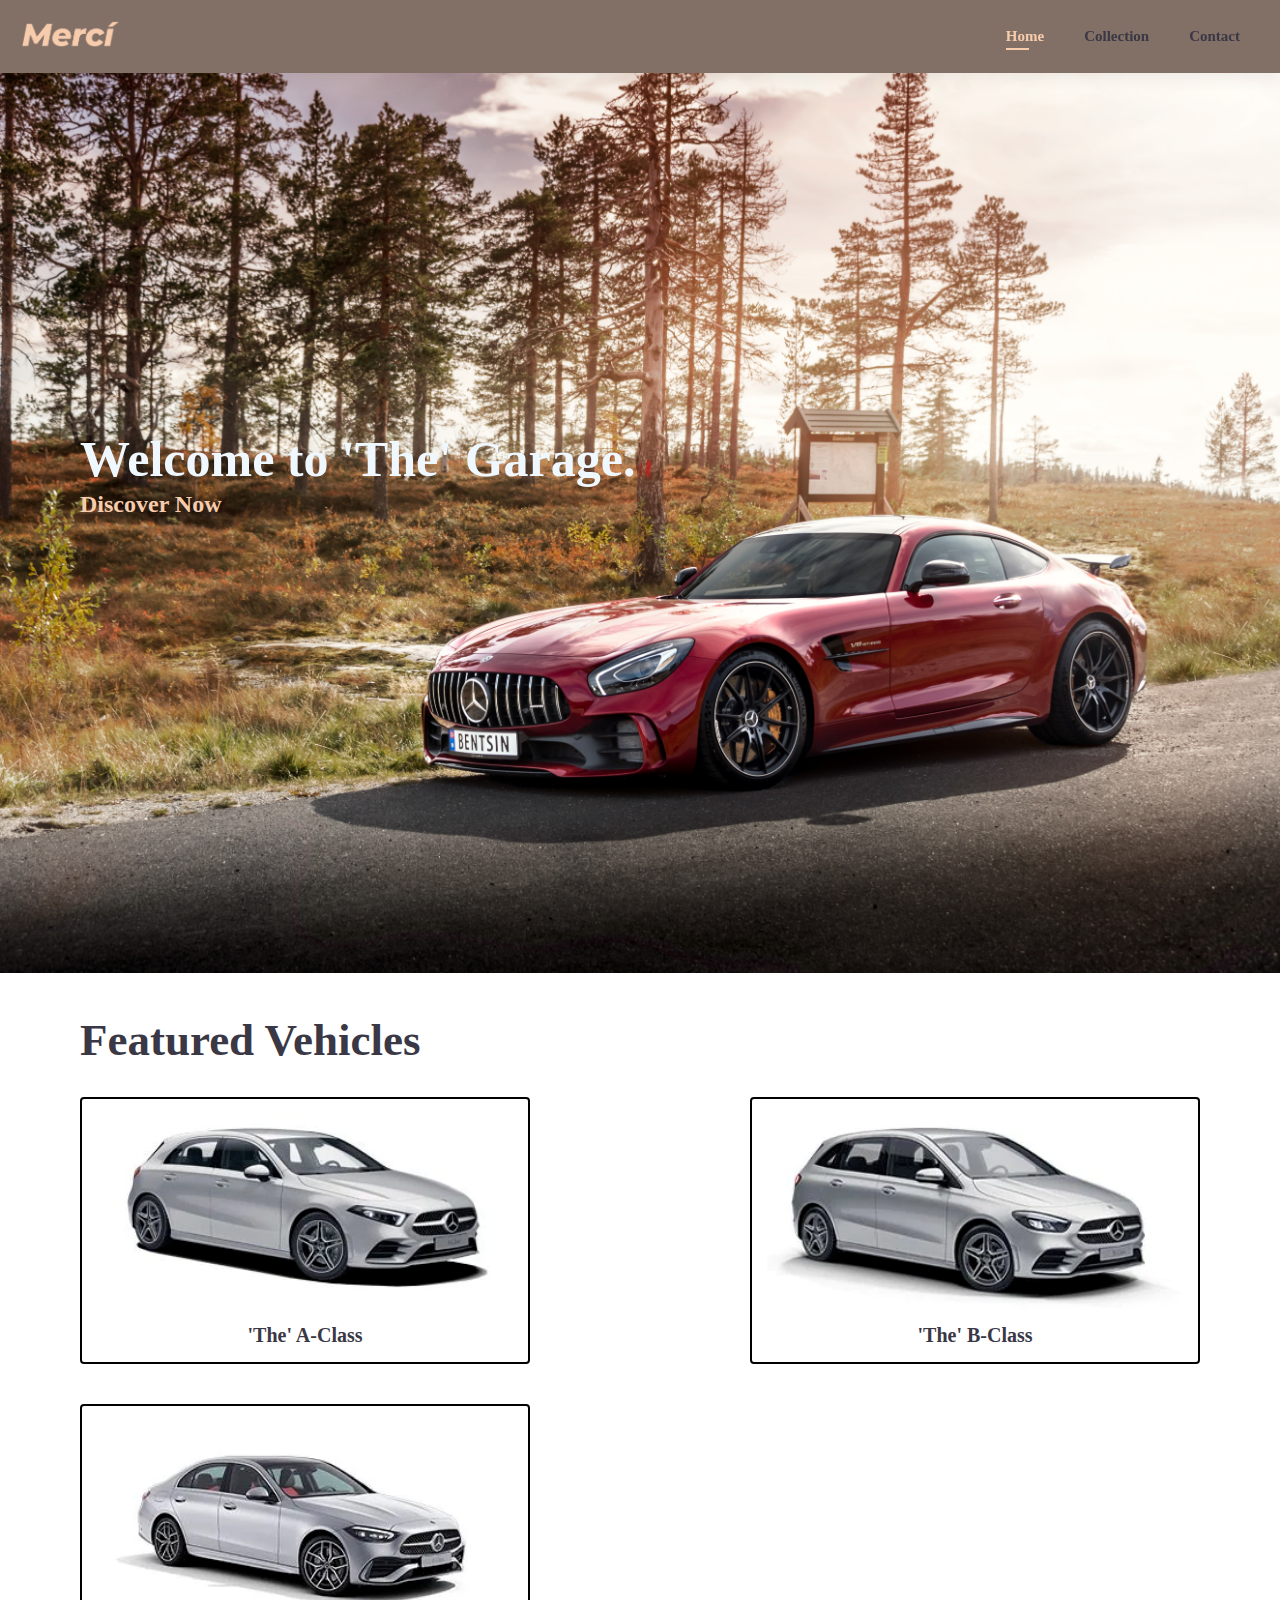
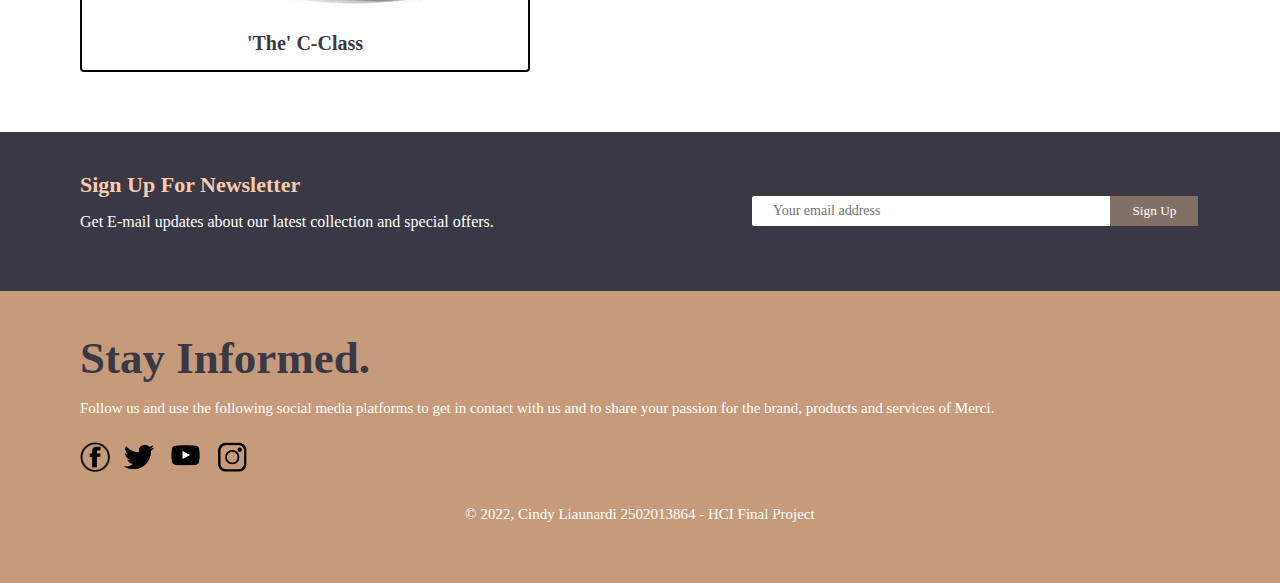
<file: index.html>
<!DOCTYPE html>
<html lang="en">
<head>
    <meta charset="UTF-8">
    <meta http-equiv="X-UA-Compatible" content="IE=edge">
    <meta name="viewport" content="width=device-width, initial-scale=1.0">
    <title>Merci</title>
    <link rel="stylesheet" href="style.css">

</head>
<body>
    <section id="header">
        <a href="#"><img src="img/merci.png" style="width: 100px;" alt=""></a>

        <div>
            <ul id="navbar">
                <li><a class="active" href="index.html">Home</a></li>
                <li><a href="collection.html">Collection</a></li>
                <li><a href="contact.html">Contact</a></li>
            </ul>
        </div>
    </section>

    <section id="first" class="section-p1">
        <h1 style="margin-top: -100px">Welcome to 'The' Garage.</h1>
        <button onclick="window.location.href='contact.html';">Discover Now</button>
    </section>

    <h2 class="section-p1" style="margin-bottom: -70px">Featured Vehicles</h2>

    <section id="second" class="section-p1">
        <div class="box1" onclick="window.location.href='carA.html';">
            <img src="img/car-a.png" alt="">
            <h4>'The' A-Class</h4>
        </div>

        <div class="box1" onclick="window.location.href='carB.html';">
            <img src="img/car-b.png" alt="">
            <h4>'The' B-Class</h4>
        </div>

        <div class="box1" onclick="window.location.href='carC.html';">
            <img src="img/car-c-w206.png" alt="">
            <h4>'The' C-Class</h4>
        </div>
    </section>

    <section id="newsletter" class="section-p1">
        <div class="text">
            <h4>Sign Up For Newsletter</h4>
            <p>Get E-mail updates about our latest collection and special offers.</p>
        </div>

        <div class="form">
            <input type="text" placeholder="Your email address">
            <button class="normal">Sign Up</button>
        </div>
    </section>

    <footer class="section-p1">
        <h2>Stay Informed.</h2>
        <p>Follow us and use the following social media platforms to get in contact with us and to share your passion for the brand, products and services of Merci.</p>
        
        <div class="follow">
            <div class="icon">
                <a href="https://www.facebook.com">
                    <img src="img/facebook.png" alt="" style="width: 30px; margin-right: 10px">
                </a>

                <a href="https://www.twitter.com">
                    <img src="img/twitter.png" alt="" style="width: 30px; margin-right: 10px">
                </a>

                <a href="https://www.youtube.com">
                    <img src="img/youtube.png" alt="" style="width: 35px; margin-right: 10px">
                </a>

                <a href="https://www.instagram.com">
                    <img src="img/instagram.png" alt="" style="width: 30px; margin-right: 10px">
                </a>
            </div>
        </div>

        <div class="copyright">
            <p>© 2022, Cindy Liaunardi 2502013864 - HCI Final Project</p>
        </div>
    </footer>
</body>
</html>
</file>
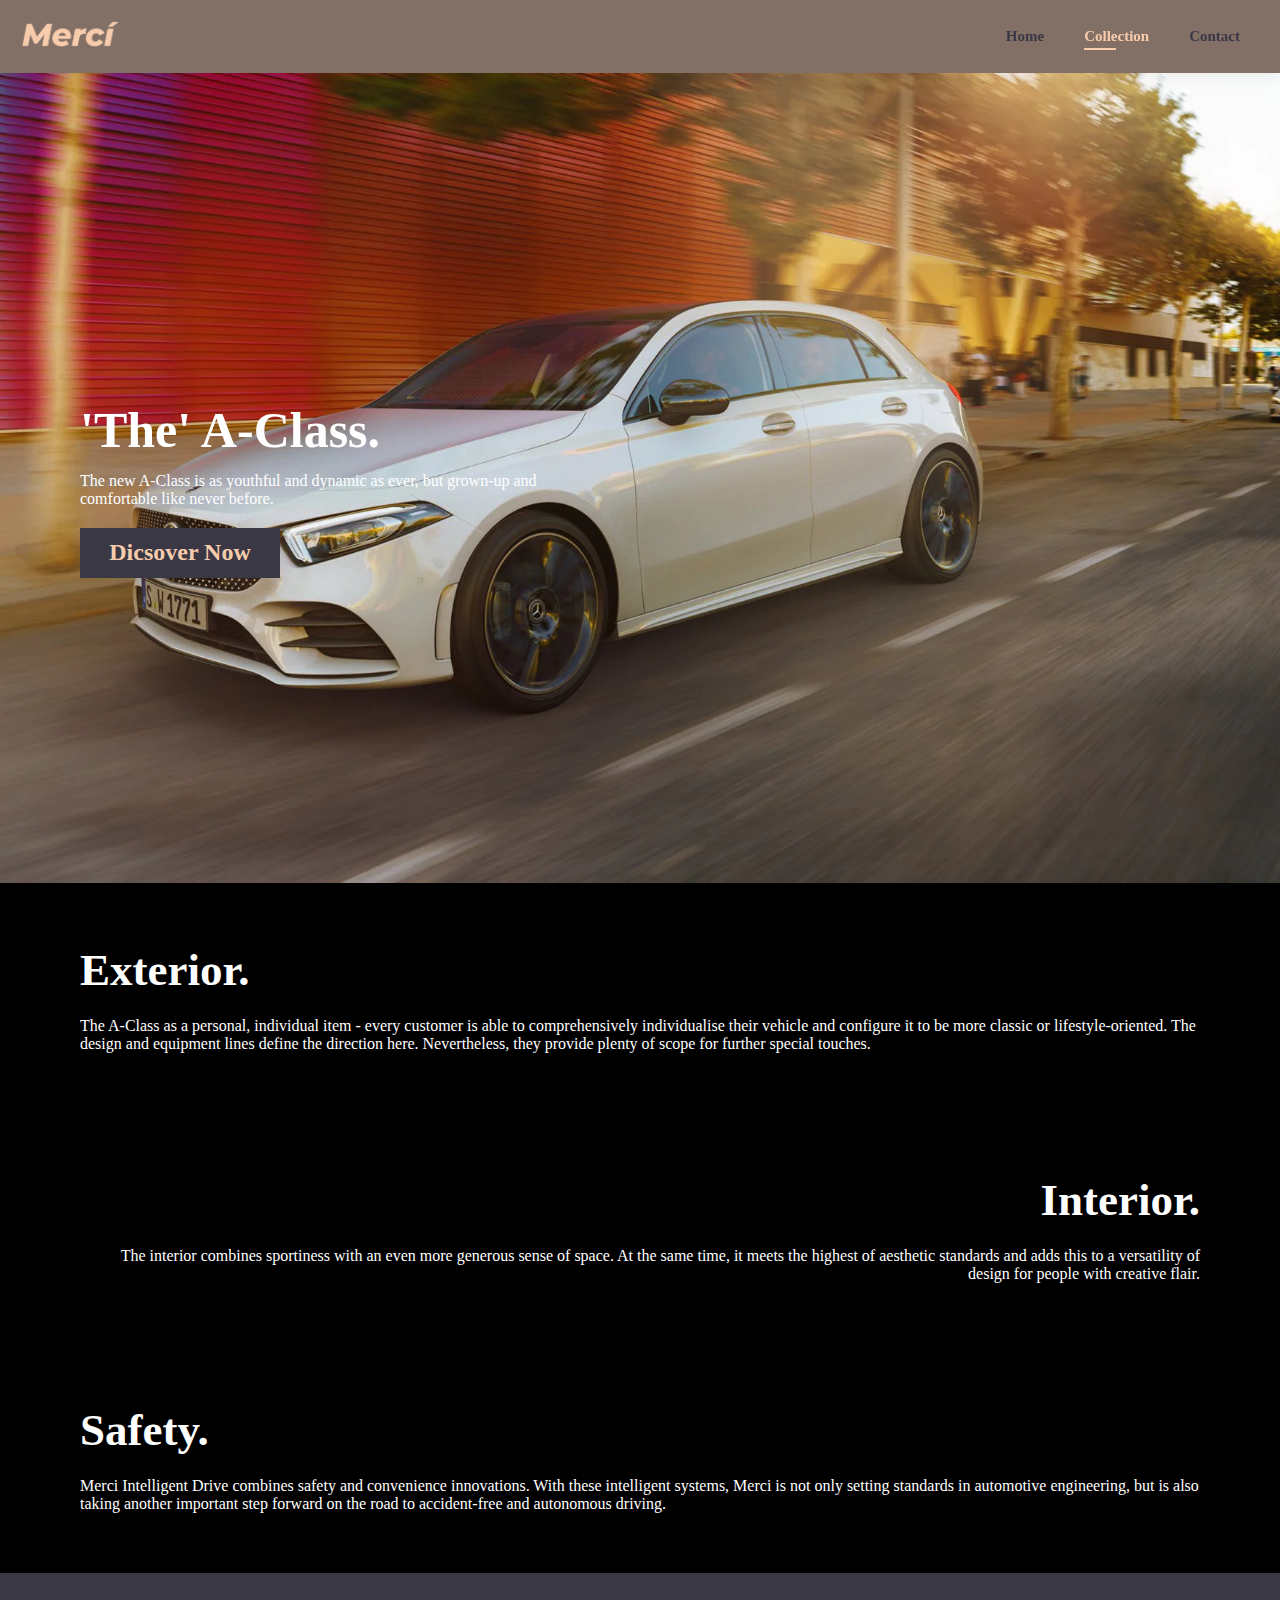
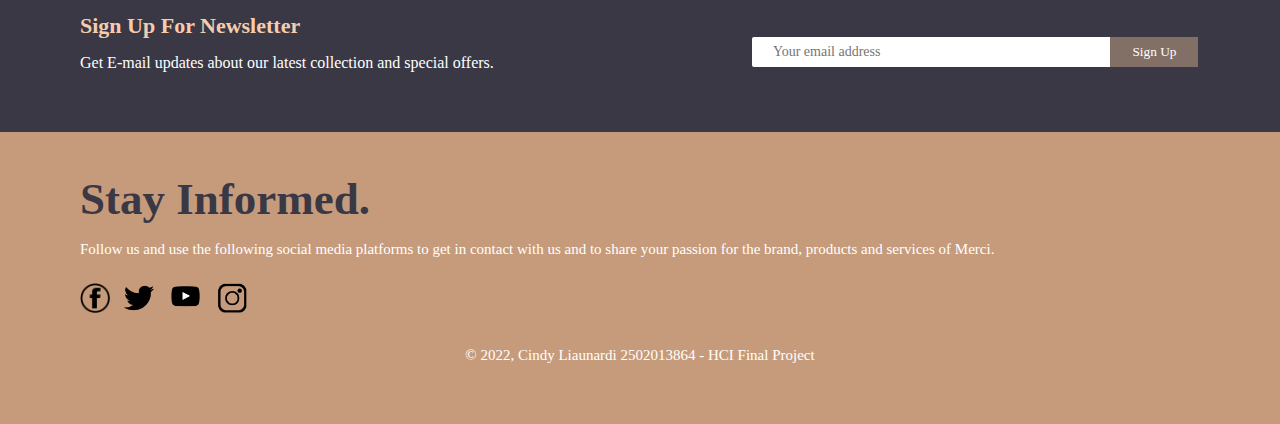
<file: carA.html>
<!DOCTYPE html>
<html lang="en">
<head>
    <meta charset="UTF-8">
    <meta http-equiv="X-UA-Compatible" content="IE=edge">
    <meta name="viewport" content="width=device-width, initial-scale=1.0">
    <title>Merci</title>
    <link rel="stylesheet" href="style.css">

</head>

<body>
    <section id="header">
        <a href="#"><img src="img/merci.png" style="width: 100px;" alt=""></a>

        <div>
            <ul id="navbar">
                <li><a href="index.html">Home</a></li>
                <li><a class="active" href="collection.html">Collection</a></li>
                <li><a href="contact.html">Contact</a></li>
            </ul>
        </div>
    </section>

    <section id="classA" class="section-p1">
        <h1>'The' A-Class.</h1>
        <p>The new A-Class is as youthful and dynamic as ever, but grown-up and comfortable like never before.</p>
        <button onclick="window.location.href='contact.html';">Dicsover Now</button>
    </section>

    <section id="exterior" class="section-p1">
        <div class="text">
            <h2>Exterior.</h2>
            <p>The A-Class as a personal, individual item - every customer is able to comprehensively individualise their vehicle and configure it to be more classic or lifestyle-oriented. The design and equipment lines define the direction here. Nevertheless, they provide plenty of scope for further special touches.</p>
        </div>
    </section>

    <section id="interior" class="section-p1">
        <div class="text">
            <h2>Interior.</h2>
            <p>The interior combines sportiness with an even more generous sense of space. At the same time, it meets the highest of aesthetic standards and adds this to a versatility of design for people with creative flair.</p>
        </div>
    </section>   

    <section id="tech" class="section-p1">
        <div class="text">
            <h2>Safety.</h2>
            <p>Merci Intelligent Drive combines safety and convenience innovations. With these intelligent systems, Merci is not only setting standards in automotive engineering, but is also taking another important step forward on the road to accident-free and autonomous driving.</p>
        </div>
    </section>

    <section id="newsletter" class="section-p1">
        <div class="text">
            <h4>Sign Up For Newsletter</h4>
            <p>Get E-mail updates about our latest collection and special offers.</p>
        </div>

        <div class="form">
            <input type="text" placeholder="Your email address">
            <button class="normal">Sign Up</button>
        </div>
    </section>

    <footer class="section-p1">
        <h2>Stay Informed.</h2>
        <p>Follow us and use the following social media platforms to get in contact with us and to share your passion for the brand, products and services of Merci.</p>
        
        <div class="follow">
            <div class="icon">
                <a href="https://www.facebook.com">
                    <img src="img/facebook.png" alt="" style="width: 30px; margin-right: 10px">
                </a>

                <a href="https://www.twitter.com">
                    <img src="img/twitter.png" alt="" style="width: 30px; margin-right: 10px">
                </a>

                <a href="https://www.youtube.com">
                    <img src="img/youtube.png" alt="" style="width: 35px; margin-right: 10px">
                </a>

                <a href="https://www.instagram.com">
                    <img src="img/instagram.png" alt="" style="width: 30px; margin-right: 10px">
                </a>
            </div>
        </div>

        <div class="copyright">
            <p>© 2022, Cindy Liaunardi 2502013864 - HCI Final Project</p>
        </div>
    </footer>
</body>
</html>
</file>
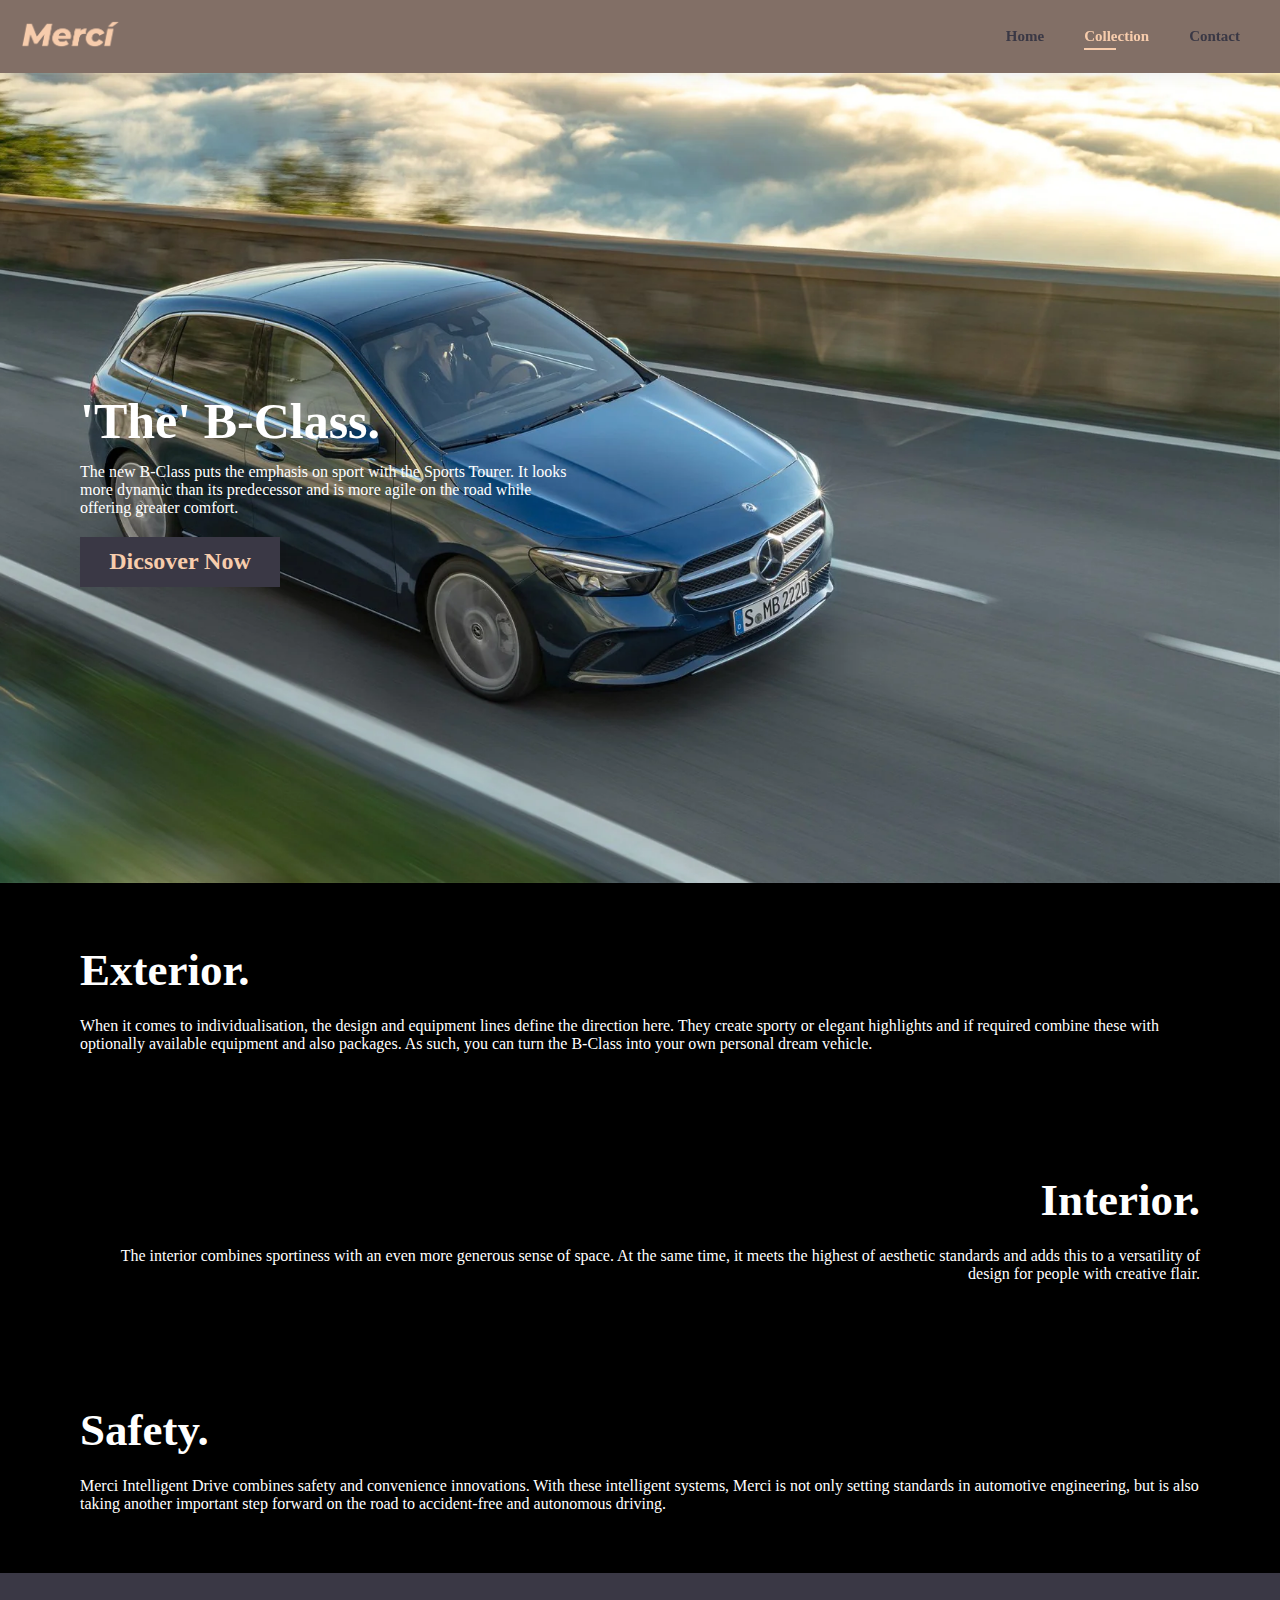
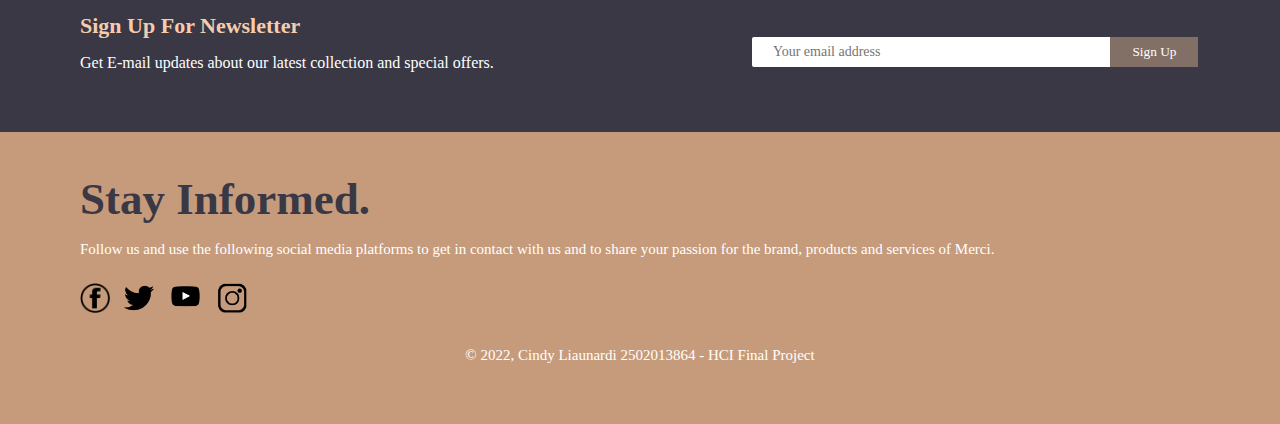
<file: carB.html>
<!DOCTYPE html>
<html lang="en">
<head>
    <meta charset="UTF-8">
    <meta http-equiv="X-UA-Compatible" content="IE=edge">
    <meta name="viewport" content="width=device-width, initial-scale=1.0">
    <title>Merci</title>
    <link rel="stylesheet" href="style.css">

</head>
<body>
    <section id="header">
        <a href="#"><img src="img/merci.png" style="width: 100px;" alt=""></a>

        <div>
            <ul id="navbar">
                <li><a href="index.html">Home</a></li>
                <li><a class="active" href="collection.html">Collection</a></li>
                <li><a href="contact.html">Contact</a></li>
            </ul>
        </div>
    </section>

    <section id="classB" class="section-p1">
        <h1>'The' B-Class.</h1>
        <p>The new B-Class puts the emphasis on sport with the Sports Tourer. It looks more dynamic than its predecessor and is more agile on the road while offering greater comfort.</p>
        <button onclick="window.location.href='contact.html';">Dicsover Now</button>
    </section>

    <section id="exterior" class="section-p1">
        <div class="text">
            <h2>Exterior.</h2>
            <p>When it comes to individualisation, the design and equipment lines define the direction here. They create sporty or elegant highlights and if required combine these with optionally available equipment and also packages. As such, you can turn the B-Class into your own personal dream vehicle.</p>
        </div>
    </section>

    <section id="interior" class="section-p1">
        <div class="text">
            <h2>Interior.</h2>
            <p>The interior combines sportiness with an even more generous sense of space. At the same time, it meets the highest of aesthetic standards and adds this to a versatility of design for people with creative flair.</p>
        </div>
    </section>   

    <section id="tech" class="section-p1">
        <div class="text">
            <h2>Safety.</h2>
            <p>Merci Intelligent Drive combines safety and convenience innovations. With these intelligent systems, Merci is not only setting standards in automotive engineering, but is also taking another important step forward on the road to accident-free and autonomous driving.</p>
        </div>
    </section>

    <section id="newsletter" class="section-p1">
        <div class="text">
            <h4>Sign Up For Newsletter</h4>
            <p>Get E-mail updates about our latest collection and special offers.</p>
        </div>

        <div class="form">
            <input type="text" placeholder="Your email address">
            <button class="normal">Sign Up</button>
        </div>
    </section>

    <footer class="section-p1">
        <h2>Stay Informed.</h2>
        <p>Follow us and use the following social media platforms to get in contact with us and to share your passion for the brand, products and services of Merci.</p>
        
        <div class="follow">
            <div class="icon">
                <a href="https://www.facebook.com">
                    <img src="img/facebook.png" alt="" style="width: 30px; margin-right: 10px">
                </a>

                <a href="https://www.twitter.com">
                    <img src="img/twitter.png" alt="" style="width: 30px; margin-right: 10px">
                </a>

                <a href="https://www.youtube.com">
                    <img src="img/youtube.png" alt="" style="width: 35px; margin-right: 10px">
                </a>

                <a href="https://www.instagram.com">
                    <img src="img/instagram.png" alt="" style="width: 30px; margin-right: 10px">
                </a>
            </div>
        </div>

        <div class="copyright">
            <p>© 2022, Cindy Liaunardi 2502013864 - HCI Final Project</p>
        </div>
    </footer>
</body>
</html>
</file>
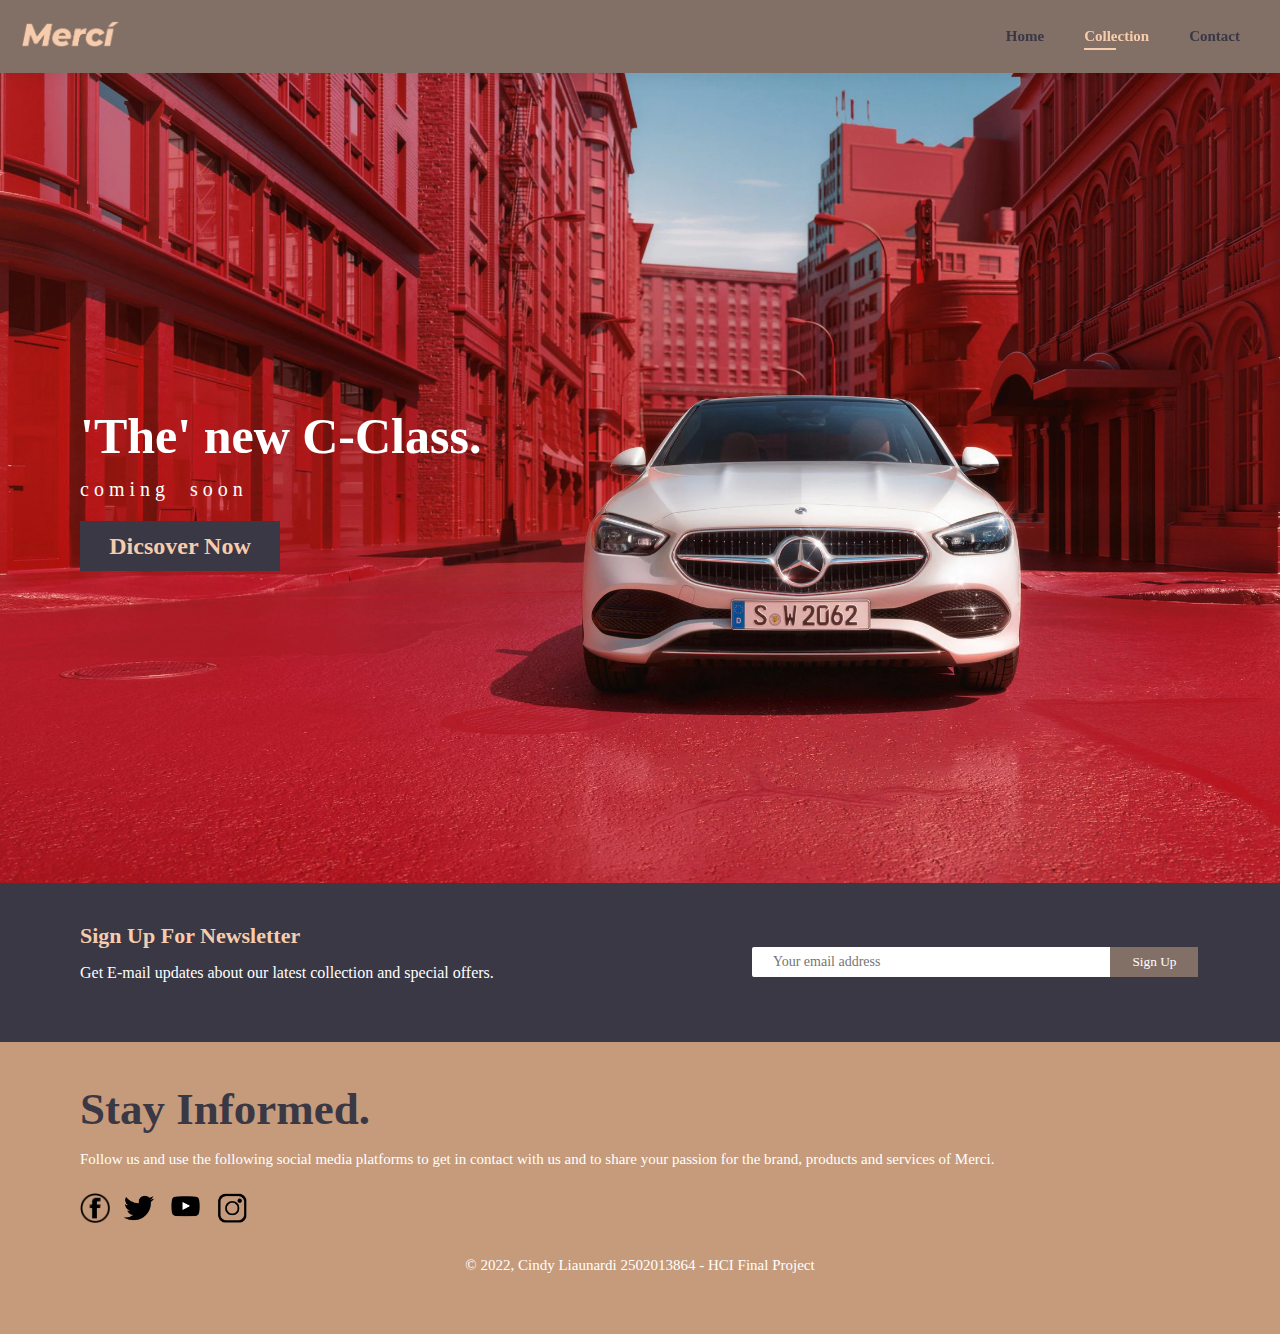
<file: carC.html>
<!DOCTYPE html>
<html lang="en">
<head>
    <meta charset="UTF-8">
    <meta http-equiv="X-UA-Compatible" content="IE=edge">
    <meta name="viewport" content="width=device-width, initial-scale=1.0">
    <title>Merci</title>
    <link rel="stylesheet" href="style.css">

</head>
<body>
    <section id="header">
        <a href="#"><img src="img/merci.png" style="width: 100px;" alt=""></a>

        <div>
            <ul id="navbar">
                <li><a href="index.html">Home</a></li>
                <li><a class="active" href="collection.html">Collection</a></li>
                <li><a href="contact.html">Contact</a></li>
            </ul>
        </div>
    </section>

    <section id="classC" class="section-p1">
        <h1>'The' new C-Class.</h1>
        <pre>c o m i n g     s o o n</pre>
        <button onclick="window.location.href='contact.html';">Dicsover Now</button>
    </section>


    <section id="newsletter" class="section-p1">
        <div class="text">
            <h4>Sign Up For Newsletter</h4>
            <p>Get E-mail updates about our latest collection and special offers.</p>
        </div>

        <div class="form">
            <input type="text" placeholder="Your email address">
            <button class="normal">Sign Up</button>
        </div>
    </section>

    <footer class="section-p1">
        <h2>Stay Informed.</h2>
        <p>Follow us and use the following social media platforms to get in contact with us and to share your passion for the brand, products and services of Merci.</p>
        
        <div class="follow">
            <div class="icon">
                <a href="https://www.facebook.com">
                    <img src="img/facebook.png" alt="" style="width: 30px; margin-right: 10px">
                </a>

                <a href="https://www.twitter.com">
                    <img src="img/twitter.png" alt="" style="width: 30px; margin-right: 10px">
                </a>

                <a href="https://www.youtube.com">
                    <img src="img/youtube.png" alt="" style="width: 35px; margin-right: 10px">
                </a>

                <a href="https://www.instagram.com">
                    <img src="img/instagram.png" alt="" style="width: 30px; margin-right: 10px">
                </a>
            </div>
        </div>

        <div class="copyright">
            <p>© 2022, Cindy Liaunardi 2502013864 - HCI Final Project</p>
        </div>
    </footer>
</body>
</html>
</file>
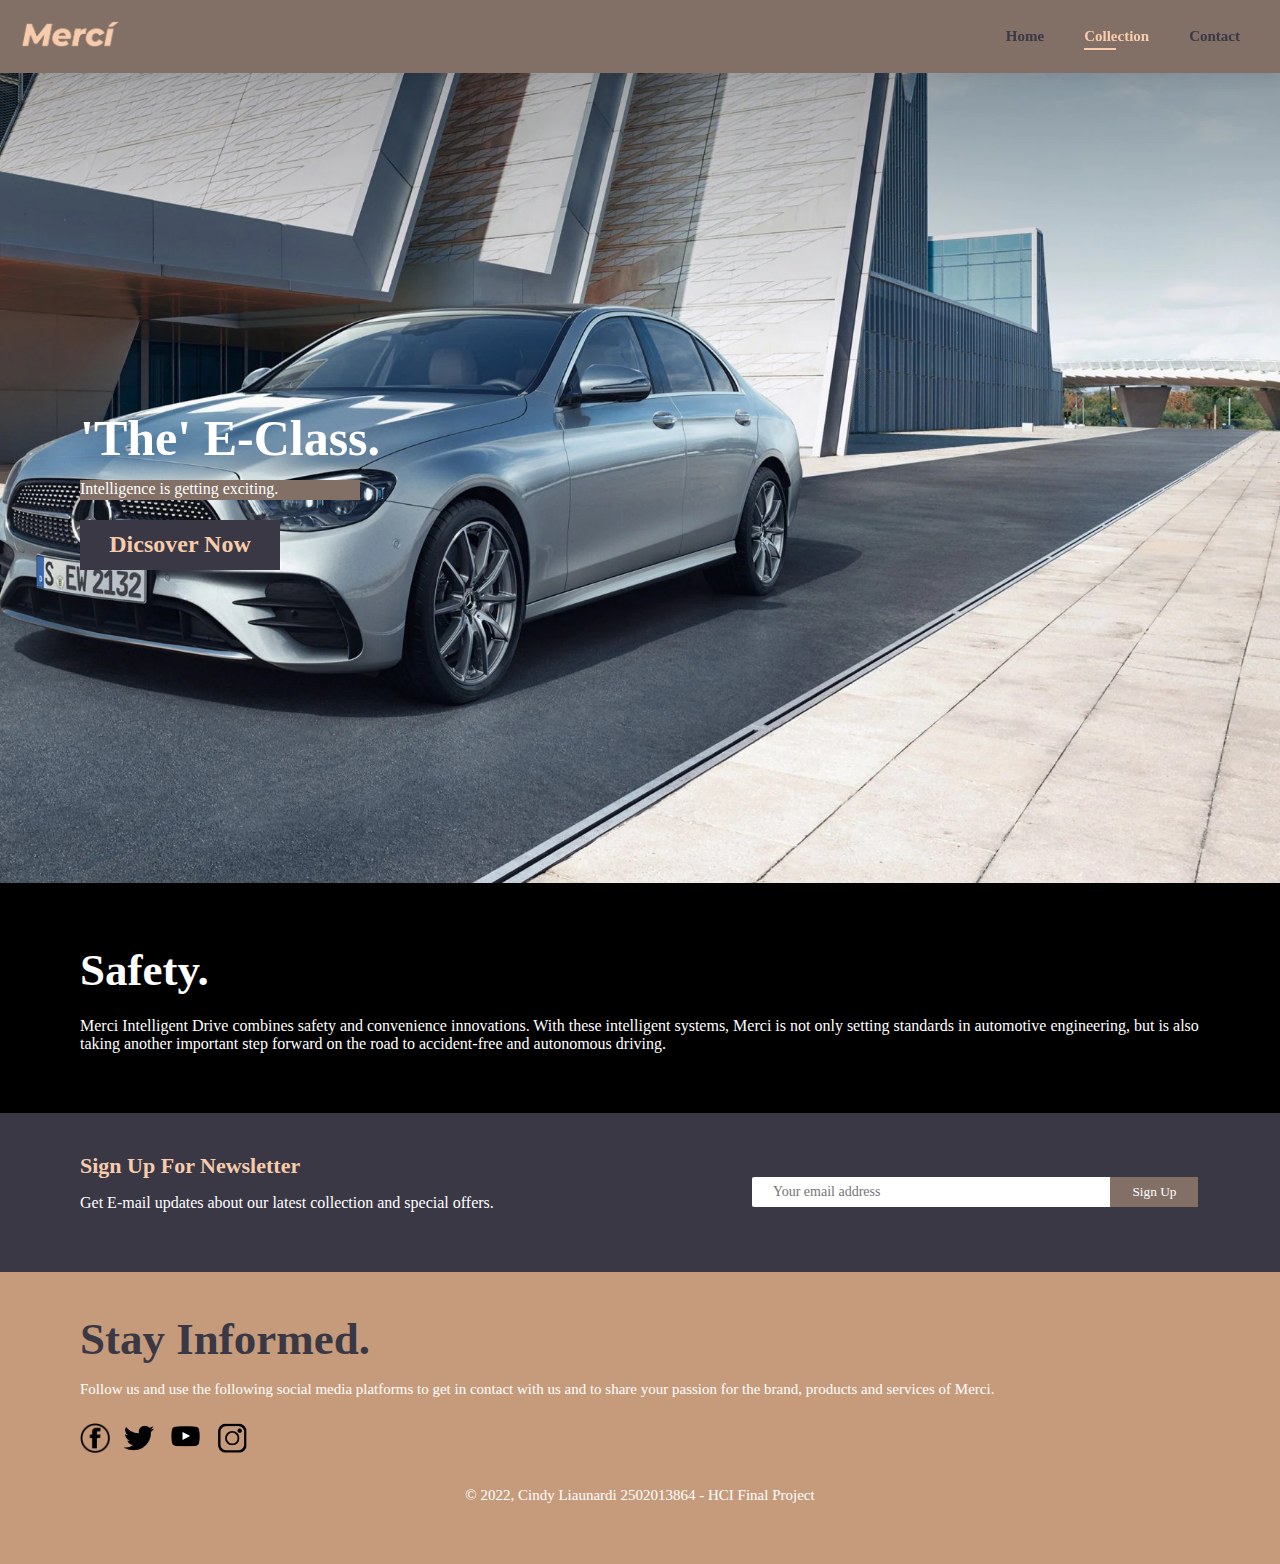
<file: carE.html>
<!DOCTYPE html>
<html lang="en">
<head>
    <meta charset="UTF-8">
    <meta http-equiv="X-UA-Compatible" content="IE=edge">
    <meta name="viewport" content="width=device-width, initial-scale=1.0">
    <title>Merci</title>
    <link rel="stylesheet" href="style.css">

</head>
<body>
    <section id="header">
        <a href="#"><img src="img/merci.png" style="width: 100px;" alt=""></a>

        <div>
            <ul id="navbar">
                <li><a href="index.html">Home</a></li>
                <li><a class="active" href="collection.html">Collection</a></li>
                <li><a href="contact.html">Contact</a></li>
            </ul>
        </div>
    </section>

    <section id="classE" class="section-p1">
        <h1>'The' E-Class.</h1>
        <p>Intelligence is getting exciting.</p>
        <button onclick="window.location.href='contact.html';">Dicsover Now</button>
    </section>

    <section id="tech" class="section-p1">
        <div class="text">
            <h2>Safety.</h2>
            <p>Merci Intelligent Drive combines safety and convenience innovations. With these intelligent systems, Merci is not only setting standards in automotive engineering, but is also taking another important step forward on the road to accident-free and autonomous driving.</p>
        </div>
    </section>

    <section id="newsletter" class="section-p1">
        <div class="text">
            <h4>Sign Up For Newsletter</h4>
            <p>Get E-mail updates about our latest collection and special offers.</p>
        </div>

        <div class="form">
            <input type="text" placeholder="Your email address">
            <button class="normal">Sign Up</button>
        </div>
    </section>

    <footer class="section-p1">
        <h2>Stay Informed.</h2>
        <p>Follow us and use the following social media platforms to get in contact with us and to share your passion for the brand, products and services of Merci.</p>
        
        <div class="follow">
            <div class="icon">
                <a href="https://www.facebook.com">
                    <img src="img/facebook.png" alt="" style="width: 30px; margin-right: 10px">
                </a>

                <a href="https://www.twitter.com">
                    <img src="img/twitter.png" alt="" style="width: 30px; margin-right: 10px">
                </a>

                <a href="https://www.youtube.com">
                    <img src="img/youtube.png" alt="" style="width: 35px; margin-right: 10px">
                </a>

                <a href="https://www.instagram.com">
                    <img src="img/instagram.png" alt="" style="width: 30px; margin-right: 10px">
                </a>
            </div>
        </div>

        <div class="copyright">
            <p>© 2022, Cindy Liaunardi 2502013864 - HCI Final Project</p>
        </div>
    </footer>
</body>
</html>
</file>
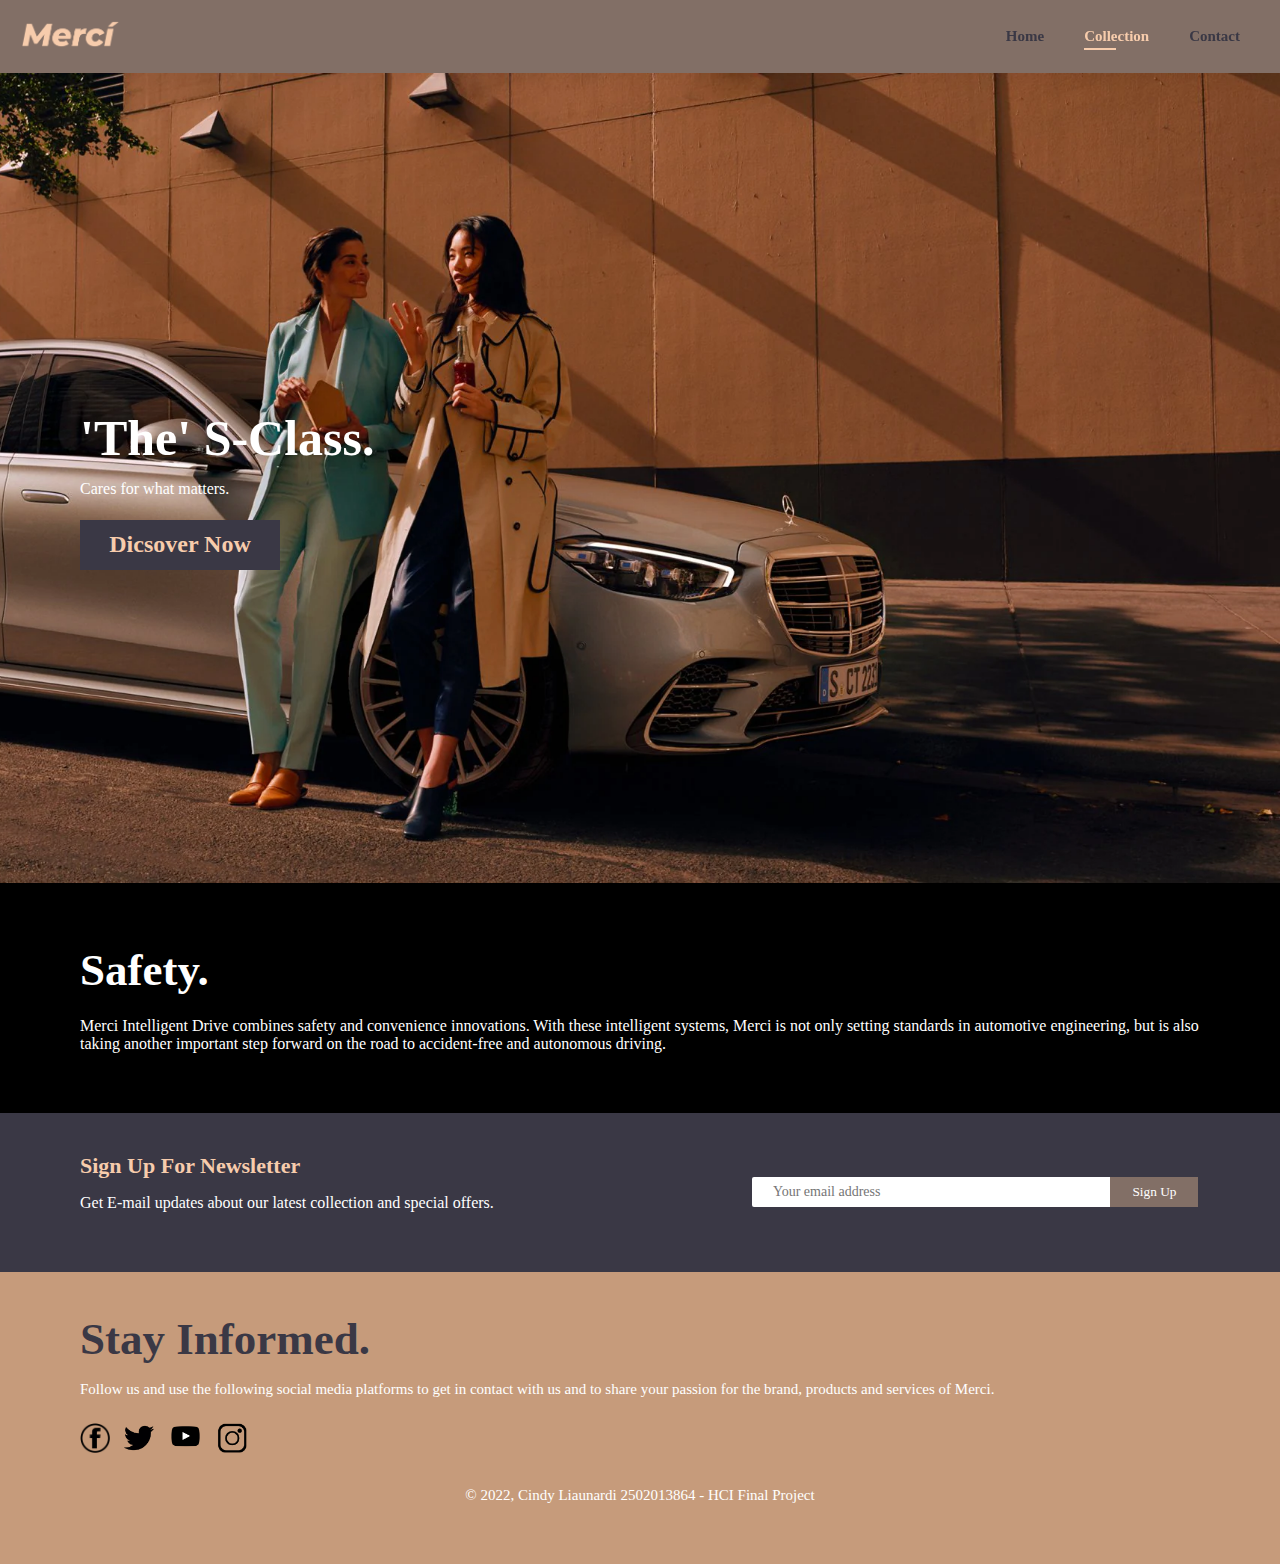
<file: carS.html>
<!DOCTYPE html>
<html lang="en">
<head>
    <meta charset="UTF-8">
    <meta http-equiv="X-UA-Compatible" content="IE=edge">
    <meta name="viewport" content="width=device-width, initial-scale=1.0">
    <title>Merci</title>
    <link rel="stylesheet" href="style.css">

</head>
<body>
    <section id="header">
        <a href="#"><img src="img/merci.png" style="width: 100px;" alt=""></a>

        <div>
            <ul id="navbar">
                <li><a href="index.html">Home</a></li>
                <li><a class="active" href="collection.html">Collection</a></li>
                <li><a href="contact.html">Contact</a></li>
            </ul>
        </div>
    </section>

    <section id="classS" class="section-p1">
        <h1>'The' S-Class.</h1>
        <p>Cares for what matters.</p>
        <button onclick="window.location.href='contact.html';">Dicsover Now</button>
    </section>

    <section id="tech" class="section-p1">
        <div class="text">
            <h2>Safety.</h2>
            <p>Merci Intelligent Drive combines safety and convenience innovations. With these intelligent systems, Merci is not only setting standards in automotive engineering, but is also taking another important step forward on the road to accident-free and autonomous driving.</p>
        </div>
    </section>

    <section id="newsletter" class="section-p1">
        <div class="text">
            <h4>Sign Up For Newsletter</h4>
            <p>Get E-mail updates about our latest collection and special offers.</p>
        </div>

        <div class="form">
            <input type="text" placeholder="Your email address">
            <button class="normal">Sign Up</button>
        </div>
    </section>

    <footer class="section-p1">
        <h2>Stay Informed.</h2>
        <p>Follow us and use the following social media platforms to get in contact with us and to share your passion for the brand, products and services of Merci.</p>
        
        <div class="follow">
            <div class="icon">
                <a href="https://www.facebook.com">
                    <img src="img/facebook.png" alt="" style="width: 30px; margin-right: 10px">
                </a>

                <a href="https://www.twitter.com">
                    <img src="img/twitter.png" alt="" style="width: 30px; margin-right: 10px">
                </a>

                <a href="https://www.youtube.com">
                    <img src="img/youtube.png" alt="" style="width: 35px; margin-right: 10px">
                </a>

                <a href="https://www.instagram.com">
                    <img src="img/instagram.png" alt="" style="width: 30px; margin-right: 10px">
                </a>
            </div>
        </div>

        <div class="copyright">
            <p>© 2022, Cindy Liaunardi 2502013864 - HCI Final Project</p>
        </div>
    </footer>
</body>
</html>
</file>
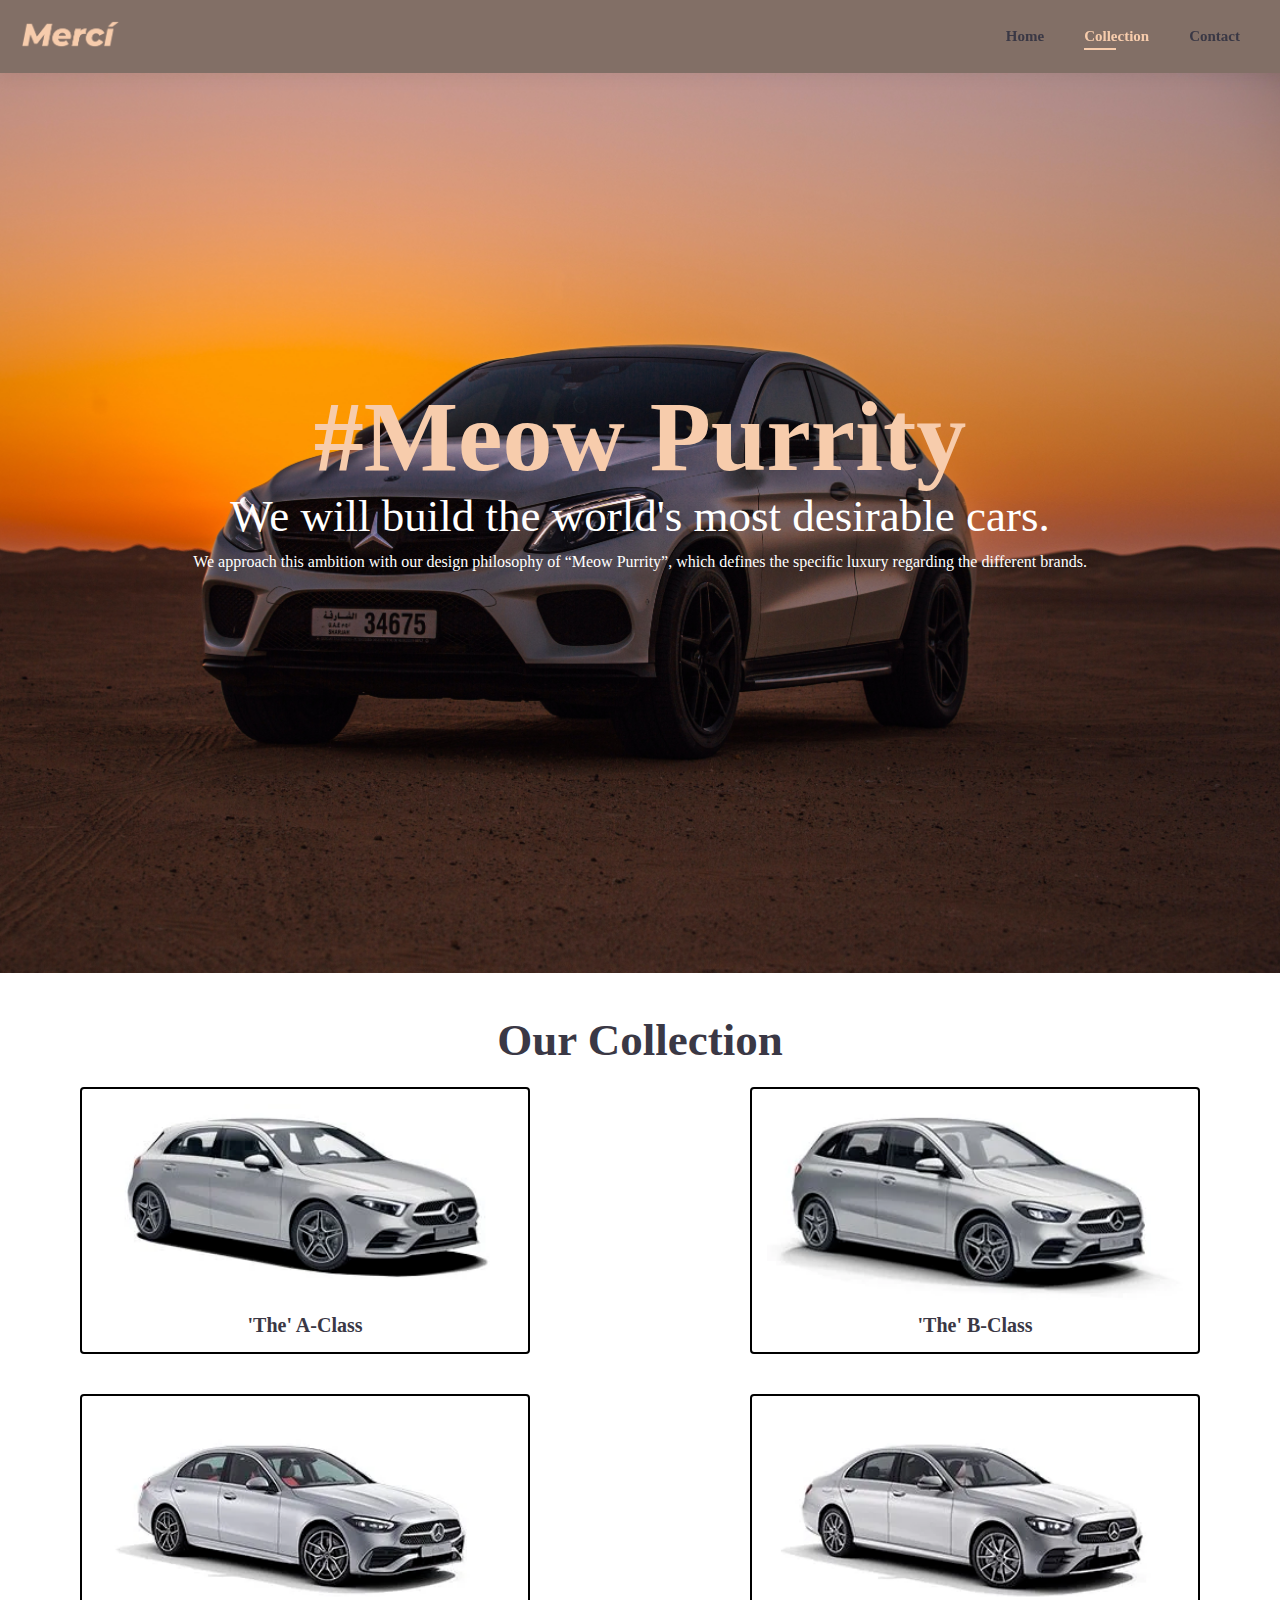
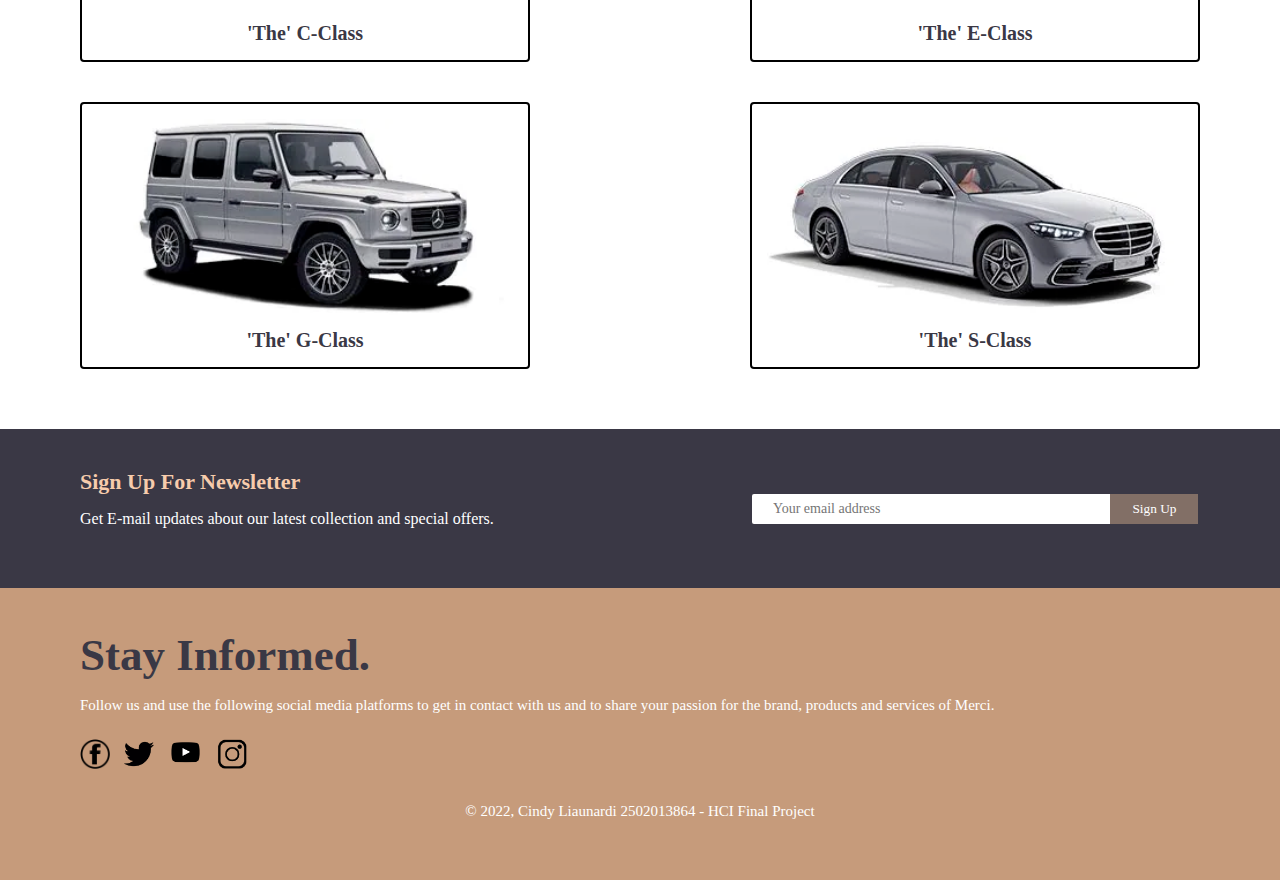
<file: collection.html>
<!DOCTYPE html>
<html lang="en">
<head>
    <meta charset="UTF-8">
    <meta http-equiv="X-UA-Compatible" content="IE=edge">
    <meta name="viewport" content="width=device-width, initial-scale=1.0">
    <title>Merci</title>
    <link rel="stylesheet" href="style.css">

</head>
<body>
    <section id="header">
        <a href="#"><img src="img/merci.png" style="width: 100px;" alt=""></a>

        <div>
            <ul id="navbar">
                <li><a href="index.html">Home</a></li>
                <li><a class="active" href="collection.html">Collection</a></li>
                <li><a href="contact.html">Contact</a></li>
            </ul>
        </div>
    </section>

    <section id="collection-top" class="section-p1">
        <h1>#Meow Purrity</h1>
        <h2>We will build the world's most desirable cars.</h2>
        <p>We approach this ambition with our design philosophy of “Meow Purrity”, which defines the specific luxury regarding the different brands. </p>
    </section>

    <h2 class="section-p1" style="text-align: center; margin-bottom: -80px">Our Collection</h2>

    <section id="second" class="section-p1">
        <div class="box1" onclick="window.location.href='carA.html'">
            <img src="img/car-a.png" alt="">
            <h4>'The' A-Class</h4>
        </div>

        <div class="box1" onclick="window.location.href='carB.html'">
            <img src="img/car-b.png" alt="">
            <h4>'The' B-Class</h4>
        </div>

        <div class="box1" onclick="window.location.href='carC.html'">
            <img src="img/car-c-w206.png" alt="">
            <h4>'The' C-Class</h4>
        </div>

        <div class="box1" onclick="window.location.href='carE.html'">
            <img src="img/car-e.png" alt="">
            <h4>'The' E-Class</h4>
        </div>

        <div class="box1" onclick="window.location.href='carG.html'">
            <img src="img/car-g.png" alt="">
            <h4>'The' G-Class</h4>
        </div>

        <div class="box1" onclick="window.location.href='carS.html'">
            <img src="img/car-s.png" alt="">
            <h4>'The' S-Class</h4>
        </div>
    </section>

    

    <section id="newsletter" class="section-p1">
        <div class="text">
            <h4>Sign Up For Newsletter</h4>
            <p>Get E-mail updates about our latest collection and special offers.</p>
        </div>

        <div class="form">
            <input type="text" placeholder="Your email address">
            <button class="normal">Sign Up</button>
        </div>
    </section>

    <footer class="section-p1">
        <h2>Stay Informed.</h2>
        <p>Follow us and use the following social media platforms to get in contact with us and to share your passion for the brand, products and services of Merci.</p>
        
        <div class="follow">
            <div class="icon">
                <a href="https://www.facebook.com">
                    <img src="img/facebook.png" alt="" style="width: 30px; margin-right: 10px">
                </a>

                <a href="https://www.twitter.com">
                    <img src="img/twitter.png" alt="" style="width: 30px; margin-right: 10px">
                </a>

                <a href="https://www.youtube.com">
                    <img src="img/youtube.png" alt="" style="width: 35px; margin-right: 10px">
                </a>

                <a href="https://www.instagram.com">
                    <img src="img/instagram.png" alt="" style="width: 30px; margin-right: 10px">
                </a>
            </div>
        </div>

        <div class="copyright">
            <p>© 2022, Cindy Liaunardi 2502013864 - HCI Final Project</p>
        </div>
    </footer>
</body>
</html>
</file>
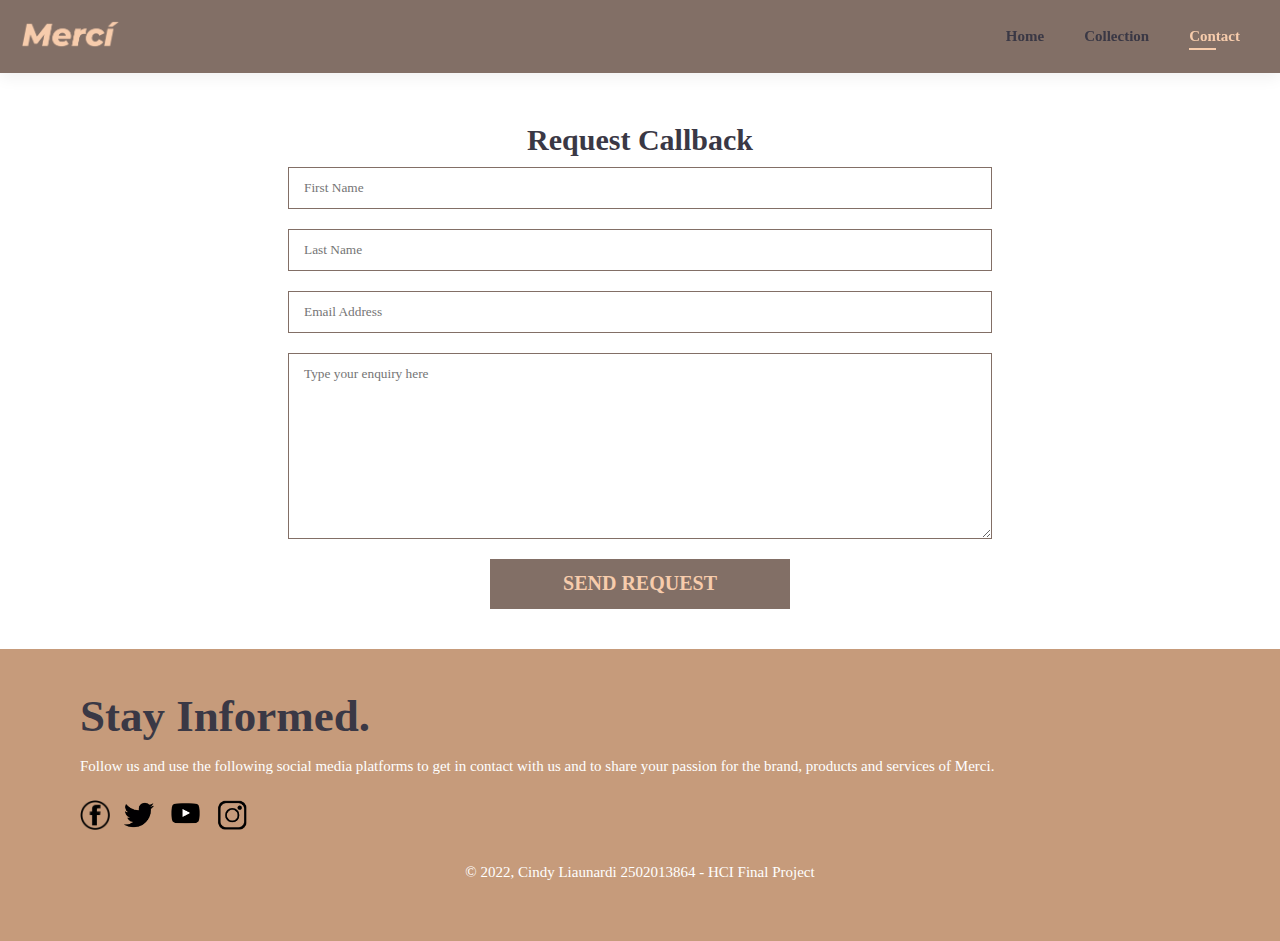
<file: contact.html>
<!DOCTYPE html>
<html lang="en">
<head>
    <meta charset="UTF-8">
    <meta http-equiv="X-UA-Compatible" content="IE=edge">
    <meta name="viewport" content="width=device-width, initial-scale=1.0">
    <title>Merci</title>
    <link rel="stylesheet" href="style.css">

</head>
<body>
    <section id="header">
        <a href="#"><img src="img/merci.png" style="width: 100px;" alt=""></a>

        <div>
            <ul id="navbar">
                <li><a href="index.html">Home</a></li>
                <li><a href="collection.html">Collection</a></li>
                <li><a class="active" href="contact.html">Contact</a></li>
            </ul>
        </div>
    </section>

    <section id="form-meow">
        <h2>Request Callback</h2>

        <form action="">
            <input type="text" placeholder="First Name">
            <input type="text" placeholder="Last Name">
            <input type="text" placeholder="Email Address">
            <textarea name="" id="" cols="30" rows="10" placeholder="Type your enquiry here"></textarea>
            <button>SEND REQUEST</button>
        </form>
    </section>


    <footer class="section-p1">
        <h2>Stay Informed.</h2>
        <p>Follow us and use the following social media platforms to get in contact with us and to share your passion for the brand, products and services of Merci.</p>
        
        <div class="follow">
            <div class="icon">
                <a href="https://www.facebook.com">
                    <img src="img/facebook.png" alt="" style="width: 30px; margin-right: 10px">
                </a>

                <a href="https://www.twitter.com">
                    <img src="img/twitter.png" alt="" style="width: 30px; margin-right: 10px">
                </a>

                <a href="https://www.youtube.com">
                    <img src="img/youtube.png" alt="" style="width: 35px; margin-right: 10px">
                </a>

                <a href="https://www.instagram.com">
                    <img src="img/instagram.png" alt="" style="width: 30px; margin-right: 10px">
                </a>
            </div>
        </div>

        <div class="copyright">
            <p>© 2022, Cindy Liaunardi 2502013864 - HCI Final Project</p>
        </div>
    </footer>
</body>
</html>
</file>
<file: style.css>
*{
    margin: 0;
    padding: 0;
    box-sizing: border-box;
    font-family: 'Montserrat';
}

h1{
    font-size: 50px;
    line-height: 64px;
    color: #3A3845;
}

h2{
    font-size: 45px;
    line-height: 54px;
    color: #3A3845;
}

h4{
    font-size: 20px;
    color: #3A3845;
}

h6{
    font-weight: 700;
    font-size: 12px;
}

p{
    font-size: 16px;
    color:white;
    margin: 15px 0 20px 0;
}

.section-p1{
    padding: 40px 80px;
}

.section-m1{
    margin: 40px 0;
}

/* Header */

#header{
    display: flex;
    align-items: center;
    justify-content: space-between;
    padding: 20px 20px;
    background-color: #826F66;
    box-shadow: 0 5px 15px rgba(0, 0, 0, 0.06);
    z-index: 999;
    position: sticky;
    top: 0;
    left: 0;
}

#navbar{
    display: flex;
    align-items: center;
    justify-content: center;
}

#navbar.active{
    right: 0px;
}

#navbar li{
    position: relative;
    list-style: none;
    padding: 0 20px;
}

/* remove the underline: */
#navbar li a{
    text-decoration: none;
    font-size: 15px;
    font-weight: 600;
    color: #3A3845;
    transition: 0.2s ease;
}

#navbar li a:hover,
#navbar li a.active{
    color: #F7CCAC;
}

#navbar li a.active::after,
#navbar li a:hover::after{
    content: "";
    width: 30%;
    height: 2px;
    background-color: #F7CCAC;
    position: absolute;
    bottom: -5px;
    left: 20px;
}

/* HOME */
#first{
    background-image: url("img/car1.jpg");
    height: 100vh;
    width: 100%;
    background-size: cover;
    background-position: top 75% right 0;
    padding: 0px 80px;
    display: flex;
    flex-direction: column;
    align-items: flex-start;
    justify-content: center;
}

#first h1{
    color: aliceblue;
}

#first button{
    font-size: 24px;
    font-weight: bold;
    background-color: transparent;
    color: #F7CCAC;
    border: 0;
    cursor: pointer;
    transition: 0.3s ease;
}

#first button:hover{
    font-size: 24px;
    font-weight: bold;
    background-color: transparent;
    color: white;
    border: 0;
}
#second{
    display: flex;
    flex-wrap: wrap;
    align-items: center;
    justify-content: space-between;
}

#second .box1{
    width: 450px;
    text-align: center;
    padding: 15px 15px;
    border: 2px solid rgb(0, 0, 0);
    border-radius: 4px;
    margin: 20px 0;
    transition: 0.3s ease;
}

#second .box1:hover{
    border: 3px solid #C69B7B;
}

#second .box1 img{
    width: 100%;
    margin-bottom: 10px;
}

#newsletter{
    display: flex;
    justify-content: space-between;
    flex-wrap: wrap;
    align-items: center;
    background-color: #3A3845;
    background-position: 20% 30%;
}

#newsletter h4{
    font-size: 22px;
    font-weight: 700px;
    color: #F7CCAC;
}

#newsletter p{
    font-weight: 700px;
    color: white;
}

#newsletter .form{
    display: flex;
    width: 40%;
}

#newsletter input{
    height: 30px;
    padding: 0 20px;
    font-size: 14px;
    width: 80%;
    border: 1px solid transparent;
    border-radius: 2px;
    outline: none;
    border-top-right-radius: 0;
    border-bottom-right-radius: 0;
}

#newsletter button{
    height: 30px;
    padding: 0 20px;
    background-color: #826F66;
    color: white;
    border-color: transparent;
    white-space: nowrap;
    border-top-left-radius: 0;
    border-bottom-left-radius: 0;
    cursor: pointer;
}

footer{
    background-color: #C69B7B;
}

footer p{
    font-size: 15px;
}

footer .follow{
    margin-top: 20px;
}

footer .icon{
    margin-bottom: 30px;
    padding-right: 5px;
    cursor: pointer;
}

footer .copyright{
    width: 100%;
    text-align: center;
}

footer a{
    text-decoration: none;
}
/* SHOP NOW */

#collection-top{
    background-image: url("img/car2.jpg");
    height: 100vh;
    width: 100%;
    background-size: cover;
    background-position: top 50% right 0;
    padding: 0px 80px;
    display: flex;
    flex-direction: column;
    align-items: flex-start;
    justify-content: center;
}

#collection-top h1{
    font-size: 100px;
    font-weight: 700;
    color: #F7CCAC;
    text-align: center;
    margin-left: auto;
    margin-right: auto;
    margin-top: -50px;

}

#collection-top h2{
    font-weight: 500;
    color: white;
    text-align: center;
    margin-left: auto;
    margin-right: auto;
    margin-top: 20px;
}

#collection-top p{
    font-weight: 500;
    color: white;
    text-align: center;
    margin-left: auto;
    margin-right: auto;
    margin-top: 10px;
}

#classA{
    background-image: url("img/carA.jpg");
    height: 90vh;
    width: 100%;
    background-size: cover;
    background-position: top 50% right 0;
    padding: 0px 80px;
    display: flex;
    flex-direction: column;
    align-items: flex-start;
    justify-content: center;
}

#classA h1{
    font-weight: 600;
    color: white;
    text-align: center;
    margin-top: 20px;
}

#classA p{
    width: 500px;
    font-weight: 500;
    color: white;
    margin-top: 10px;
}

#classA button{
    width: 200px;
    height: 50px;
    font-size: 24px;
    font-weight: bold;
    background-color: #3A3845;
    color: #F7CCAC;
    border: 0;
    cursor: pointer;
    transition: 0.3s ease;
}

#classA button:hover{
    font-size: 24px;
    font-weight: bold;
    background-color: #3A3845;
    color: white;
    border: 0;
}

/* --------------------------------------------- */

#classB{
    background-image: url("img/carB.jpg");
    height: 90vh;
    width: 100%;
    background-size: cover;
    background-position: top 50% right 0;
    padding: 0px 80px;
    display: flex;
    flex-direction: column;
    align-items: flex-start;
    justify-content: center;
}

#classB h1{
    font-weight: 600;
    color: white;
    text-align: center;
    margin-top: 20px;
}

#classB p{
    width: 500px;
    font-weight: 500;
    color: white;
    margin-top: 10px;
}

#classB button{
    width: 200px;
    height: 50px;
    font-size: 24px;
    font-weight: bold;
    background-color: #3A3845;
    color: #F7CCAC;
    border: 0;
    cursor: pointer;
    transition: 0.3s ease;
}

#classB button:hover{
    font-size: 24px;
    font-weight: bold;
    background-color: #3A3845;
    color: white;
    border: 0;
}

/* --------------------------------------------- */

#classC{
    background-image: url("img/carC.jpg");
    height: 90vh;
    width: 100%;
    background-size: cover;
    background-position: top 50% right 0;
    padding: 0px 80px;
    display: flex;
    flex-direction: column;
    align-items: flex-start;
    justify-content: center;
}

#classC h1{
    font-weight: 600;
    color: white;
    text-align: center;
    margin-top: 20px;
}

#classC pre{
    width: 500px;
    font-size: 20px;
    font-weight: 500;
    color: white;
    margin-top: 10px;
    margin-bottom: 20px;
}

#classC button{
    width: 200px;
    height: 50px;
    font-size: 24px;
    font-weight: bold;
    background-color: #3A3845;
    color: #F7CCAC;
    border: 0;
    cursor: pointer;
    transition: 0.3s ease;
}

#classC button:hover{
    font-size: 24px;
    font-weight: bold;
    background-color: #3A3845;
    color: white;
    border: 0;
}

/* --------------------------------------------- */

#classE{
    background-image: url("img/carE.jpg");
    height: 90vh;
    width: 100%;
    background-size: cover;
    background-position: top 50% right 0;
    padding: 0px 80px;
    display: flex;
    flex-direction: column;
    align-items: flex-start;
    justify-content: center;
}

#classE h1{
    font-weight: 600;
    color: white;
    text-align: center;
    margin-top: 20px;
}

#classE p{
    width: 280px;
    height: 20px;
    font-weight: 500;
    background-color: #826F66;
    color: white;
    margin-top: 10px;
}

#classE button{
    width: 200px;
    height: 50px;
    font-size: 24px;
    font-weight: bold;
    background-color: #3A3845;
    color: #F7CCAC;
    border: 0;
    cursor: pointer;
    transition: 0.3s ease;
}

#classE button:hover{
    font-size: 24px;
    font-weight: bold;
    background-color: #3A3845;
    color: white;
    border: 0;
}

/* --------------------------------------------- */

#classG{
    background-image: url("img/carG.jpg");
    height: 90vh;
    width: 100%;
    background-size: cover;
    background-position: top 50% right 0;
    padding: 0px 80px;
    display: flex;
    flex-direction: column;
    align-items: flex-start;
    justify-content: center;
}

#classG h1{
    font-weight: 600;
    color: white;
    text-align: center;
    margin-top: 20px;
}

#classG p{
    width: 500px;
    height: 20px;
    font-weight: 500;
    background-color: transparent;
    color: white;
    margin-top: 10px;
    margin-bottom: 60px;
}

#classG button{

    width: 200px;
    height: 50px;
    font-size: 24px;
    font-weight: bold;
    background-color: #3A3845;
    color: #F7CCAC;
    border: 0;
    cursor: pointer;
    transition: 0.3s ease;
}

#classG button:hover{
    font-size: 24px;
    font-weight: bold;
    background-color: #3A3845;
    color: white;
    border: 0;
}

/* --------------------------------------------- */

#classS{
    background-image: url("img/carS.jpg");
    height: 90vh;
    width: 100%;
    background-size: cover;
    background-position: top 50% right 0;
    padding: 0px 80px;
    display: flex;
    flex-direction: column;
    align-items: flex-start;
    justify-content: center;
}

#classS h1{
    font-weight: 600;
    color: white;
    text-align: center;
    margin-top: 20px;
}

#classS p{
    width: 500px;
    height: 20px;
    font-weight: 500;
    background-color: transparent;
    color: white;
    margin-top: 10px;
}

#classS button{

    width: 200px;
    height: 50px;
    font-size: 24px;
    font-weight: bold;
    background-color: #3A3845;
    color: #F7CCAC;
    border: 0;
    cursor: pointer;
    transition: 0.3s ease;
}

#classS button:hover{
    font-size: 24px;
    font-weight: bold;
    background-color: #3A3845;
    color: white;
    border: 0;
}

/* --------------------------------------------- */

#exterior{
    display: flex;
    justify-content: space-between;
    flex-wrap: wrap;
    align-items: center;
    background-color: black;
    background-position: 20% 30%;
}

#exterior h2{
    font-weight: 600;
    color: white;
    margin-top: 20px;    
}

#exterior p{
    font-weight: 400;
    color: white;
    margin-top: 20px;    
}

#interior{
    display: flex;
    justify-content: space-between;
    flex-wrap: wrap;
    align-items: center;
    background-color: black;
    background-position: 20% 30%;
}

#interior h2{
    text-align: right;
    font-weight: 600;
    color: white;
    margin-top: 20px;    
}

#interior p{
    text-align: right;
    font-weight: 400;
    color: white;
    margin-top: 20px;    
}

#tech{
    display: flex;
    justify-content: space-between;
    flex-wrap: wrap;
    align-items: center;
    background-color: black;
    background-position: 20% 30%;
}

#tech h2{
    font-weight: 600;
    color: white;
    margin-top: 20px;    
}

#tech p{
    font-weight: 400;
    color: white;
    margin-top: 20px;    
}

#form-meow{
    margin-top: 40px;
    margin-bottom: 40px;
}

#form-meow h2{
    font-size: 30px;
    text-align: center;
    margin-left: auto;
    margin-right: auto;
}

#form-meow form{
    width: 55%;
    display: flex;
    flex-direction: column;
    align-items: center;
    margin-left: auto;
    margin-right: auto;
}

#form-meow form input,
#form-meow form textarea{
    width: 100%;
    padding: 12px 15px;
    outline: none;
    margin-bottom: 20px;
    border: 1px solid #826F66;
}

#form-meow button{
    width: 300px;
    height: 50px;
    font-size: 20px;
    font-weight: bold;
    background-color: #826F66;
    color: #F7CCAC;
    border: 0;
    cursor: pointer;
    transition: 0.3s ease;
}

#form-meow button:hover{
    width: 300px;
    height: 50px;
    font-size: 20px;
    font-weight: bold;
    background-color: #826F66;
    color: white;
    border: 0;
}
/* ABOUT US */

/* OUR STORE */
</file>
